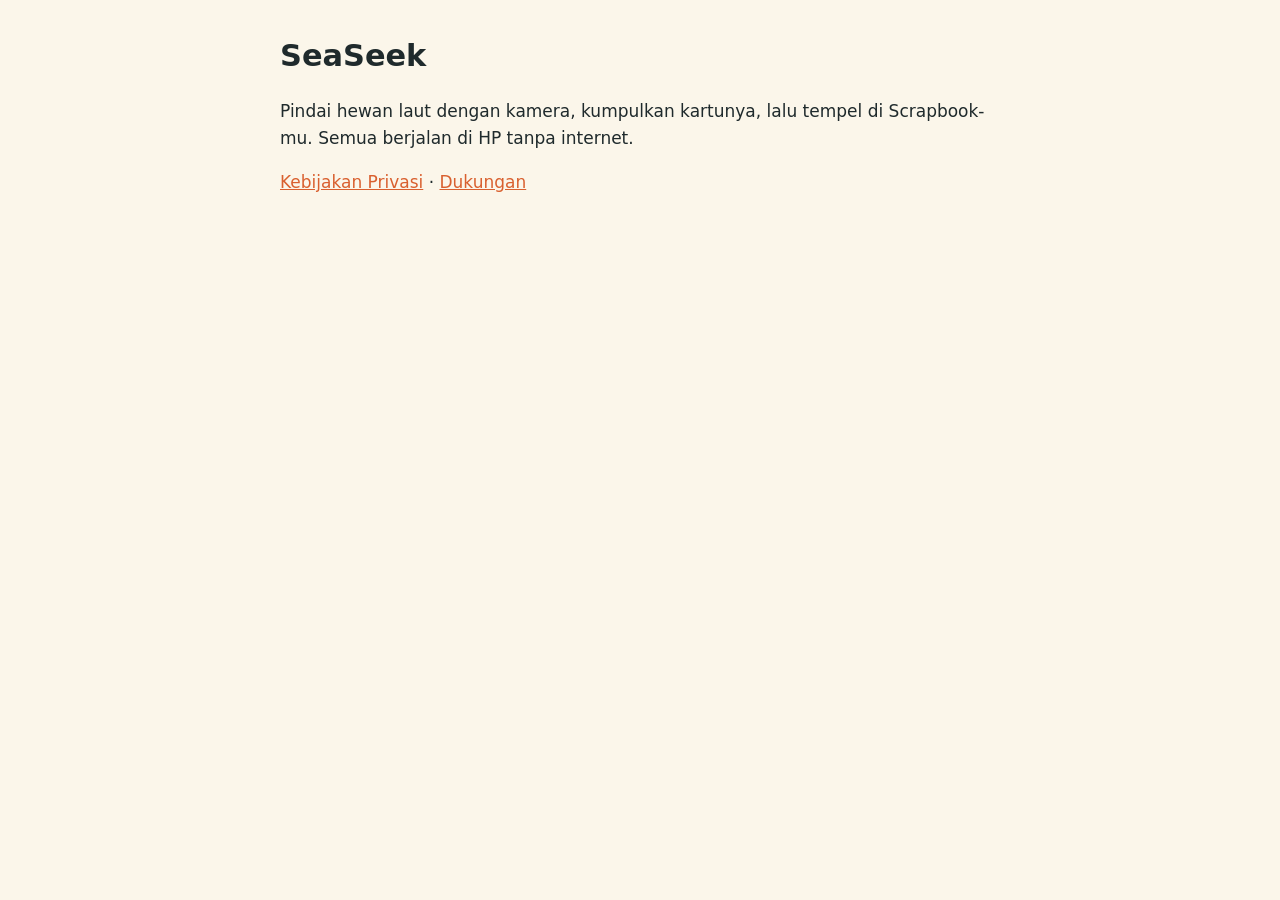
<file: index.html>
<!doctype html><html lang="id"><head><meta charset="utf-8"><meta name="viewport" content="width=device-width,initial-scale=1"><title>SeaSeek</title><link rel="stylesheet" href="style.css"></head><body><main>
<h1>SeaSeek</h1><p>Pindai hewan laut dengan kamera, kumpulkan kartunya, lalu tempel di Scrapbook-mu. Semua berjalan di HP tanpa internet.</p>
<p><a href="privacy.html">Kebijakan Privasi</a> · <a href="support.html">Dukungan</a></p>
</main></body></html>
</file>
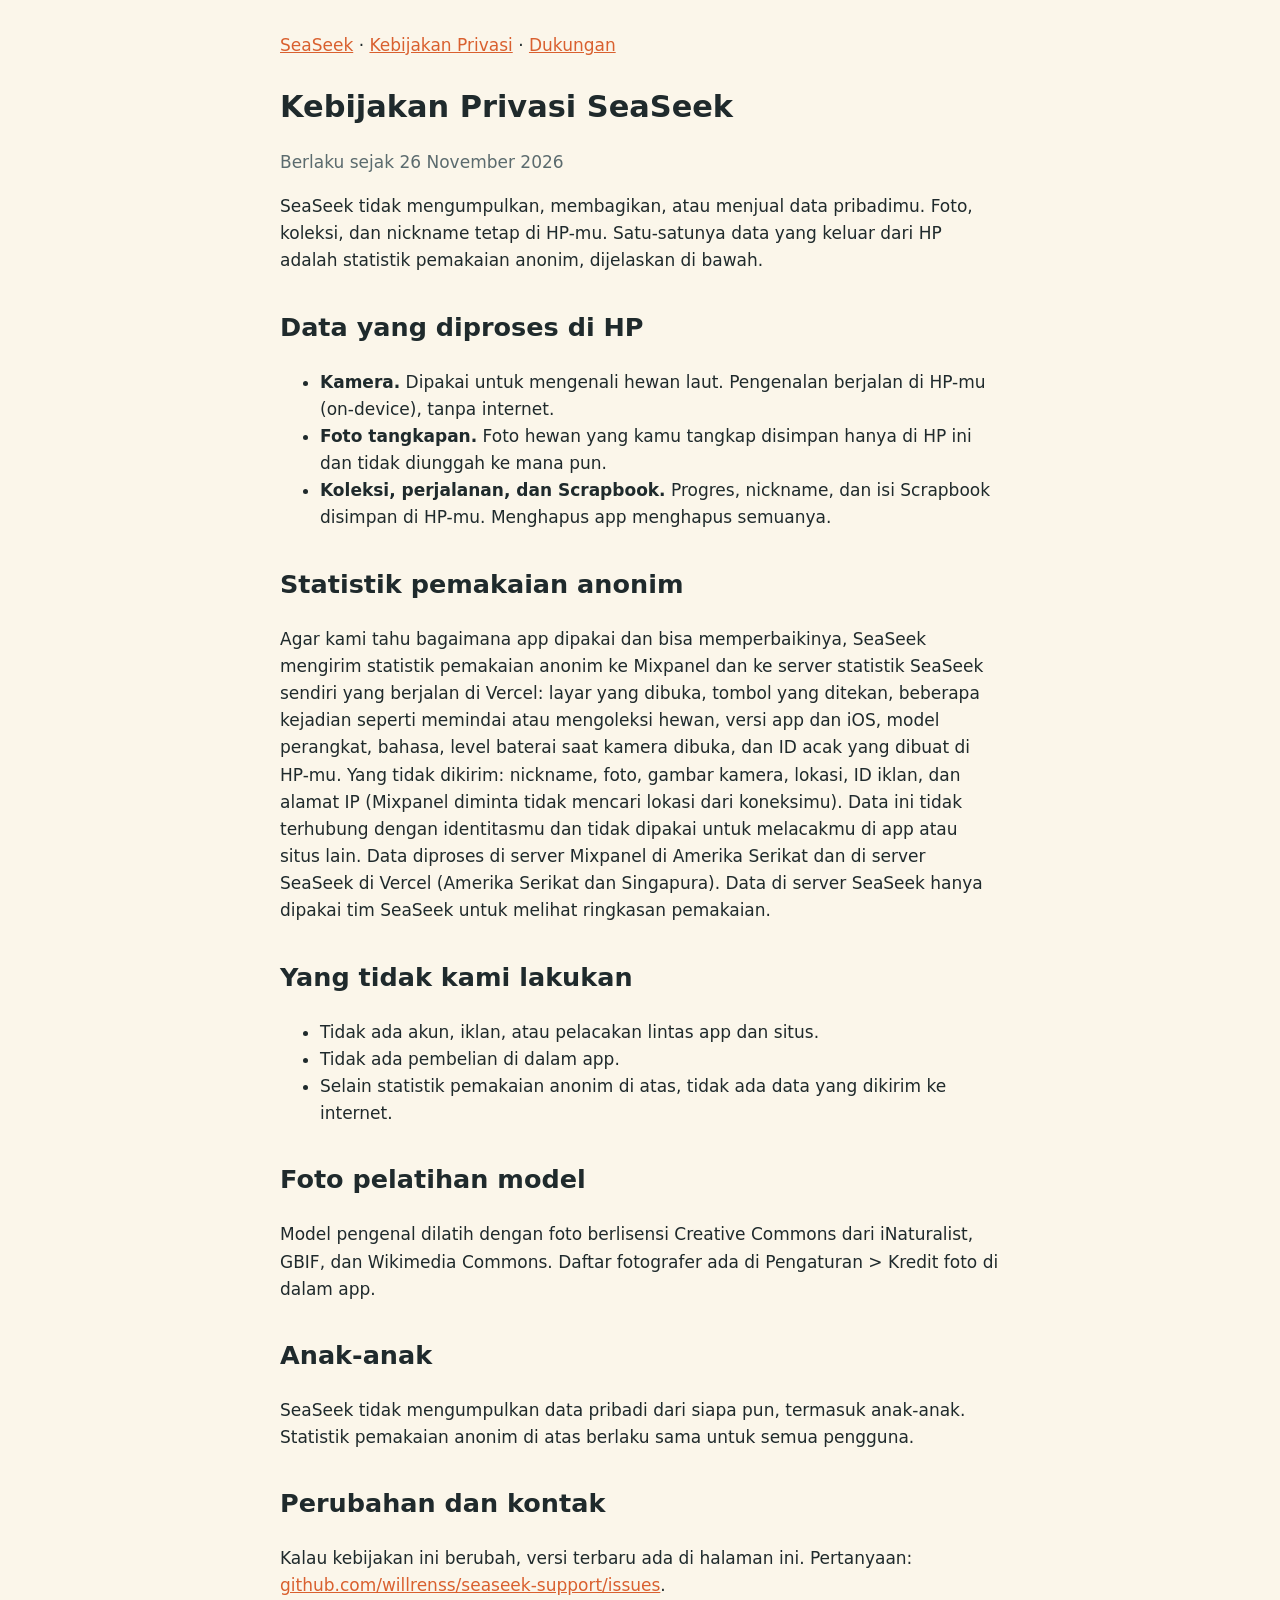
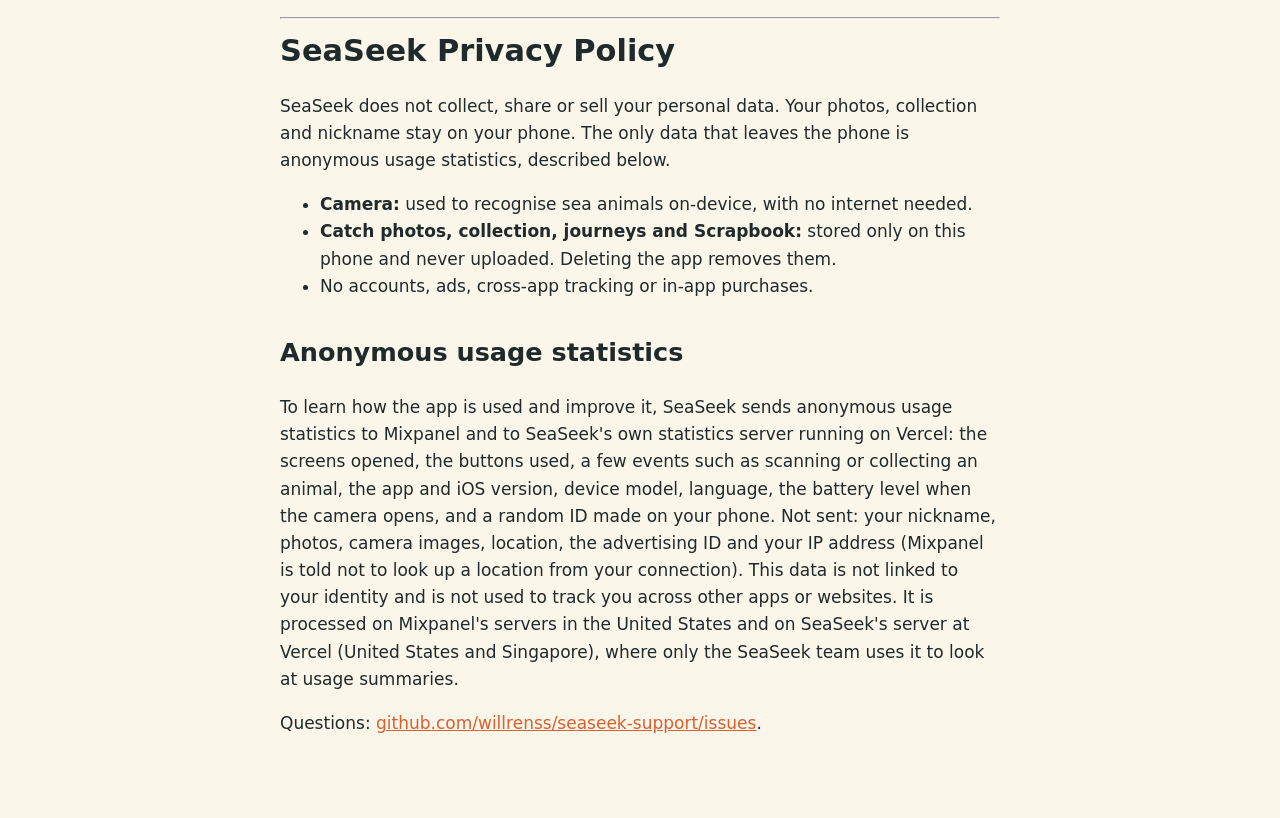
<file: privacy.html>
<!doctype html><html lang="id"><head><meta charset="utf-8"><meta name="viewport" content="width=device-width,initial-scale=1"><title>Kebijakan Privasi SeaSeek</title><link rel="stylesheet" href="style.css"></head><body><main>
<nav><a href="./">SeaSeek</a> · <a href="privacy.html">Kebijakan Privasi</a> · <a href="support.html">Dukungan</a></nav>
<h1>Kebijakan Privasi SeaSeek</h1><p class="muted">Berlaku sejak 26 November 2026</p>
<p>SeaSeek tidak mengumpulkan, membagikan, atau menjual data pribadimu. Foto, koleksi, dan nickname tetap di HP-mu. Satu-satunya data yang keluar dari HP adalah statistik pemakaian anonim, dijelaskan di bawah.</p>
<h2>Data yang diproses di HP</h2>
<ul>
<li><b>Kamera.</b> Dipakai untuk mengenali hewan laut. Pengenalan berjalan di HP-mu (on-device), tanpa internet.</li>
<li><b>Foto tangkapan.</b> Foto hewan yang kamu tangkap disimpan hanya di HP ini dan tidak diunggah ke mana pun.</li>
<li><b>Koleksi, perjalanan, dan Scrapbook.</b> Progres, nickname, dan isi Scrapbook disimpan di HP-mu. Menghapus app menghapus semuanya.</li>
</ul>
<h2>Statistik pemakaian anonim</h2>
<p>Agar kami tahu bagaimana app dipakai dan bisa memperbaikinya, SeaSeek mengirim statistik pemakaian anonim ke Mixpanel dan ke server statistik SeaSeek sendiri yang berjalan di Vercel: layar yang dibuka, tombol yang ditekan, beberapa kejadian seperti memindai atau mengoleksi hewan, versi app dan iOS, model perangkat, bahasa, level baterai saat kamera dibuka, dan ID acak yang dibuat di HP-mu. Yang tidak dikirim: nickname, foto, gambar kamera, lokasi, ID iklan, dan alamat IP (Mixpanel diminta tidak mencari lokasi dari koneksimu). Data ini tidak terhubung dengan identitasmu dan tidak dipakai untuk melacakmu di app atau situs lain. Data diproses di server Mixpanel di Amerika Serikat dan di server SeaSeek di Vercel (Amerika Serikat dan Singapura). Data di server SeaSeek hanya dipakai tim SeaSeek untuk melihat ringkasan pemakaian.</p>
<h2>Yang tidak kami lakukan</h2>
<ul><li>Tidak ada akun, iklan, atau pelacakan lintas app dan situs.</li><li>Tidak ada pembelian di dalam app.</li><li>Selain statistik pemakaian anonim di atas, tidak ada data yang dikirim ke internet.</li></ul>
<h2>Foto pelatihan model</h2><p>Model pengenal dilatih dengan foto berlisensi Creative Commons dari iNaturalist, GBIF, dan Wikimedia Commons. Daftar fotografer ada di Pengaturan &gt; Kredit foto di dalam app.</p>
<h2>Anak-anak</h2><p>SeaSeek tidak mengumpulkan data pribadi dari siapa pun, termasuk anak-anak. Statistik pemakaian anonim di atas berlaku sama untuk semua pengguna.</p>
<h2>Perubahan dan kontak</h2><p>Kalau kebijakan ini berubah, versi terbaru ada di halaman ini. Pertanyaan: <a href="https://github.com/willrenss/seaseek-support/issues">github.com/willrenss/seaseek-support/issues</a>.</p>
<hr><h1 id="en">SeaSeek Privacy Policy</h1>
<p>SeaSeek does not collect, share or sell your personal data. Your photos, collection and nickname stay on your phone. The only data that leaves the phone is anonymous usage statistics, described below.</p>
<ul><li><b>Camera:</b> used to recognise sea animals on-device, with no internet needed.</li><li><b>Catch photos, collection, journeys and Scrapbook:</b> stored only on this phone and never uploaded. Deleting the app removes them.</li><li>No accounts, ads, cross-app tracking or in-app purchases.</li></ul>
<h2>Anonymous usage statistics</h2>
<p>To learn how the app is used and improve it, SeaSeek sends anonymous usage statistics to Mixpanel and to SeaSeek's own statistics server running on Vercel: the screens opened, the buttons used, a few events such as scanning or collecting an animal, the app and iOS version, device model, language, the battery level when the camera opens, and a random ID made on your phone. Not sent: your nickname, photos, camera images, location, the advertising ID and your IP address (Mixpanel is told not to look up a location from your connection). This data is not linked to your identity and is not used to track you across other apps or websites. It is processed on Mixpanel's servers in the United States and on SeaSeek's server at Vercel (United States and Singapore), where only the SeaSeek team uses it to look at usage summaries.</p>
<p>Questions: <a href="https://github.com/willrenss/seaseek-support/issues">github.com/willrenss/seaseek-support/issues</a>.</p>
</main></body></html>
</file>
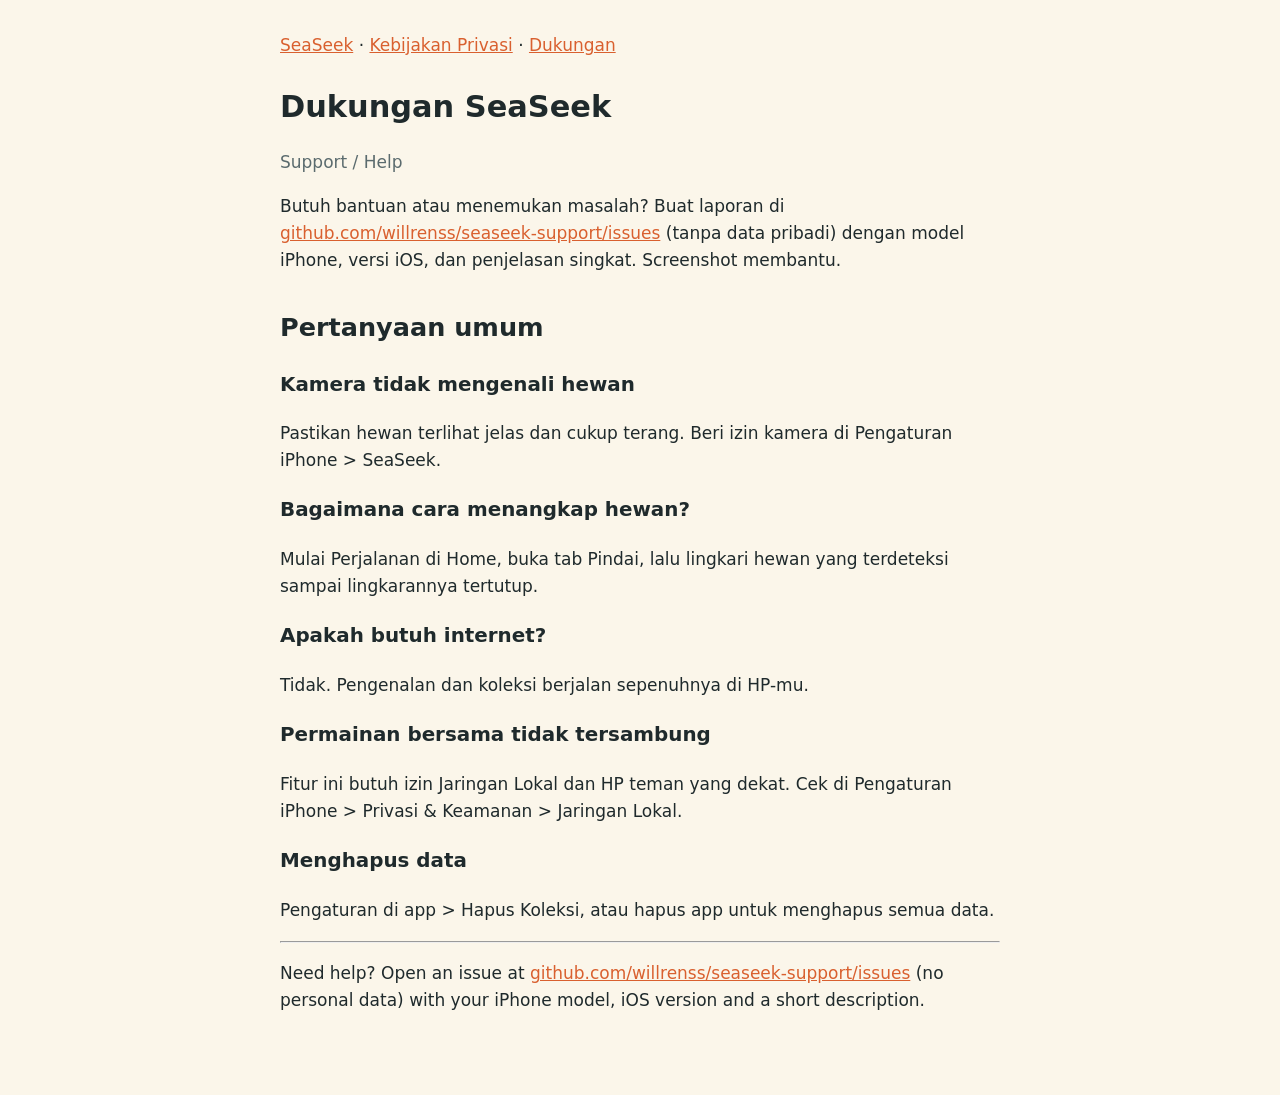
<file: support.html>
<!doctype html><html lang="id"><head><meta charset="utf-8"><meta name="viewport" content="width=device-width,initial-scale=1"><title>Dukungan SeaSeek</title><link rel="stylesheet" href="style.css"></head><body><main>
<nav><a href="./">SeaSeek</a> · <a href="privacy.html">Kebijakan Privasi</a> · <a href="support.html">Dukungan</a></nav>
<h1>Dukungan SeaSeek</h1><p class="muted">Support / Help</p>
<p>Butuh bantuan atau menemukan masalah? Buat laporan di <a href="https://github.com/willrenss/seaseek-support/issues">github.com/willrenss/seaseek-support/issues</a> (tanpa data pribadi) dengan model iPhone, versi iOS, dan penjelasan singkat. Screenshot membantu.</p>
<h2>Pertanyaan umum</h2>
<h3>Kamera tidak mengenali hewan</h3><p>Pastikan hewan terlihat jelas dan cukup terang. Beri izin kamera di Pengaturan iPhone &gt; SeaSeek.</p>
<h3>Bagaimana cara menangkap hewan?</h3><p>Mulai Perjalanan di Home, buka tab Pindai, lalu lingkari hewan yang terdeteksi sampai lingkarannya tertutup.</p>
<h3>Apakah butuh internet?</h3><p>Tidak. Pengenalan dan koleksi berjalan sepenuhnya di HP-mu.</p>
<h3>Permainan bersama tidak tersambung</h3><p>Fitur ini butuh izin Jaringan Lokal dan HP teman yang dekat. Cek di Pengaturan iPhone &gt; Privasi &amp; Keamanan &gt; Jaringan Lokal.</p>
<h3>Menghapus data</h3><p>Pengaturan di app &gt; Hapus Koleksi, atau hapus app untuk menghapus semua data.</p>
<hr><p>Need help? Open an issue at <a href="https://github.com/willrenss/seaseek-support/issues">github.com/willrenss/seaseek-support/issues</a> (no personal data) with your iPhone model, iOS version and a short description.</p>
</main></body></html>
</file>
<file: style.css>
:root{color-scheme:light dark;--bg:#fbf6ea;--fg:#1f2a2c;--muted:#5b6b6e;--accent:#d9602f}
@media (prefers-color-scheme:dark){:root{--bg:#0f2a2e;--fg:#f3ecd9;--muted:#a9bdbd}}
body{margin:0;background:var(--bg);color:var(--fg);font:17px/1.6 -apple-system,system-ui,sans-serif}
main{max-width:720px;margin:0 auto;padding:32px 20px 64px}
h1{font-size:1.9rem;margin:0 0 4px}h2{margin-top:2rem}
a{color:var(--accent)}.muted{color:var(--muted)}nav{margin-bottom:24px}
</file>
